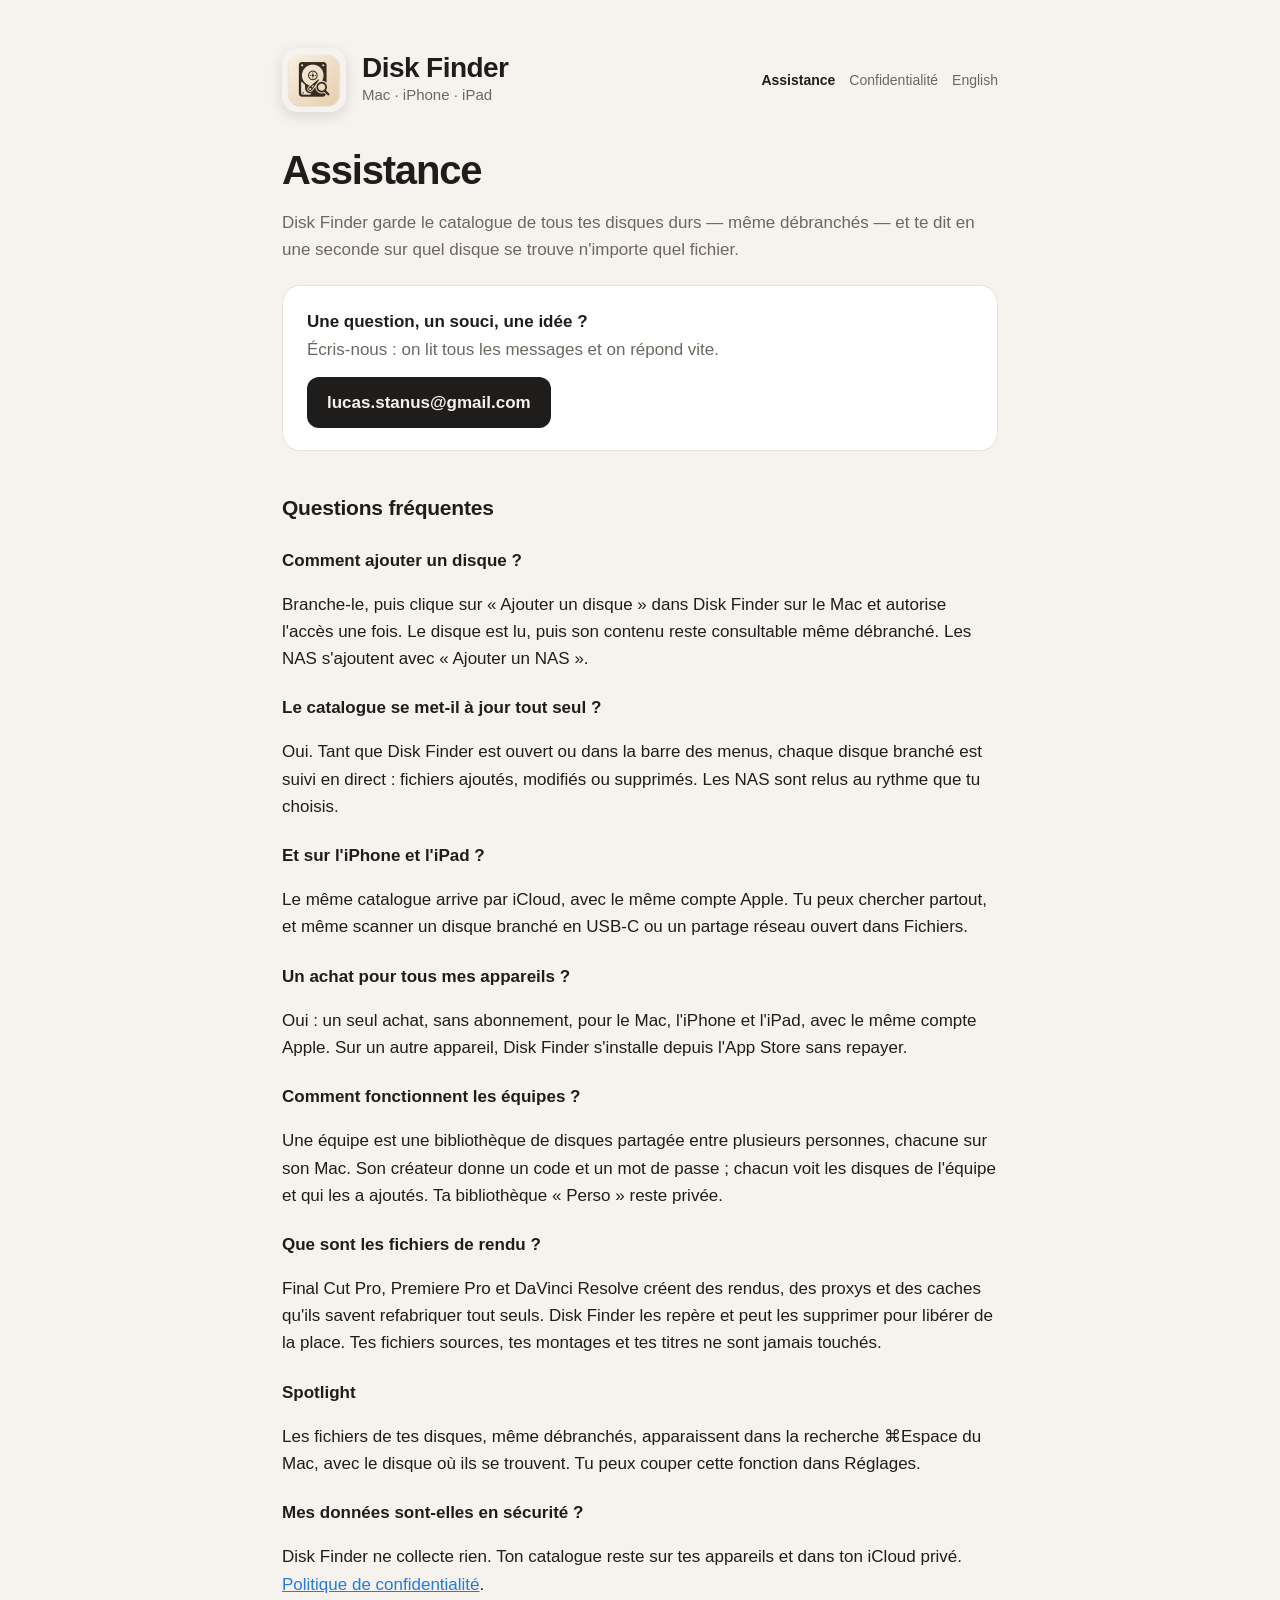
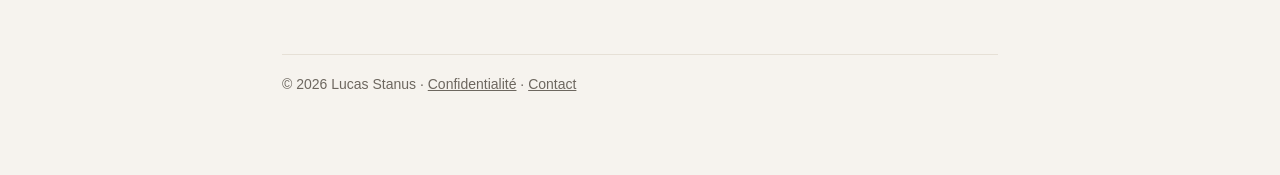
<file: index.html>
<!doctype html>
<html lang="fr">
<head>
<meta charset="utf-8"><meta name="viewport" content="width=device-width, initial-scale=1">
<title>Disk Finder — Assistance</title>
<meta name="description" content="Assistance de Disk Finder : le catalogue de tous tes disques durs, même débranchés, sur Mac, iPhone et iPad.">
<link rel="icon" href="assets/icone.png"><link rel="stylesheet" href="assets/style.css">
</head>
<body><div class="page">
<header>
  <img src="assets/icone.png" alt="Icône de Disk Finder">
  <div><div class="nom">Disk Finder</div><div class="soustitre">Mac · iPhone · iPad</div></div>
  <nav><a class="actif" href="./">Assistance</a><a href="confidentialite.html">Confidentialité</a><a href="en/">English</a></nav>
</header>

<h1>Assistance</h1>
<p class="doux">Disk Finder garde le catalogue de tous tes disques durs — même débranchés — et te dit en une seconde sur quel disque se trouve n'importe quel fichier.</p>

<div class="carte contact">
  <div><strong>Une question, un souci, une idée ?</strong><br><span class="doux">Écris-nous : on lit tous les messages et on répond vite.</span></div>
  <a class="bouton" href="mailto:lucas.stanus@gmail.com?subject=Disk%20Finder">lucas.stanus@gmail.com</a>
</div>

<h2>Questions fréquentes</h2>

<h3>Comment ajouter un disque ?</h3>
<p>Branche-le, puis clique sur « Ajouter un disque » dans Disk Finder sur le Mac et autorise l'accès une fois. Le disque est lu, puis son contenu reste consultable même débranché. Les NAS s'ajoutent avec « Ajouter un NAS ».</p>

<h3>Le catalogue se met-il à jour tout seul ?</h3>
<p>Oui. Tant que Disk Finder est ouvert ou dans la barre des menus, chaque disque branché est suivi en direct : fichiers ajoutés, modifiés ou supprimés. Les NAS sont relus au rythme que tu choisis.</p>

<h3>Et sur l'iPhone et l'iPad ?</h3>
<p>Le même catalogue arrive par iCloud, avec le même compte Apple. Tu peux chercher partout, et même scanner un disque branché en USB-C ou un partage réseau ouvert dans Fichiers.</p>

<h3>Un achat pour tous mes appareils ?</h3>
<p>Oui : un seul achat, sans abonnement, pour le Mac, l'iPhone et l'iPad, avec le même compte Apple. Sur un autre appareil, Disk Finder s'installe depuis l'App Store sans repayer.</p>

<h3>Comment fonctionnent les équipes ?</h3>
<p>Une équipe est une bibliothèque de disques partagée entre plusieurs personnes, chacune sur son Mac. Son créateur donne un code et un mot de passe ; chacun voit les disques de l'équipe et qui les a ajoutés. Ta bibliothèque « Perso » reste privée.</p>

<h3>Que sont les fichiers de rendu ?</h3>
<p>Final Cut Pro, Premiere Pro et DaVinci Resolve créent des rendus, des proxys et des caches qu'ils savent refabriquer tout seuls. Disk Finder les repère et peut les supprimer pour libérer de la place. Tes fichiers sources, tes montages et tes titres ne sont jamais touchés.</p>

<h3>Spotlight</h3>
<p>Les fichiers de tes disques, même débranchés, apparaissent dans la recherche ⌘Espace du Mac, avec le disque où ils se trouvent. Tu peux couper cette fonction dans Réglages.</p>

<h3>Mes données sont-elles en sécurité ?</h3>
<p>Disk Finder ne collecte rien. Ton catalogue reste sur tes appareils et dans ton iCloud privé. <a href="confidentialite.html">Politique de confidentialité</a>.</p>

<footer>© 2026 Lucas Stanus · <a href="confidentialite.html">Confidentialité</a> · <a href="mailto:lucas.stanus@gmail.com">Contact</a></footer>
</div></body></html>
</file>
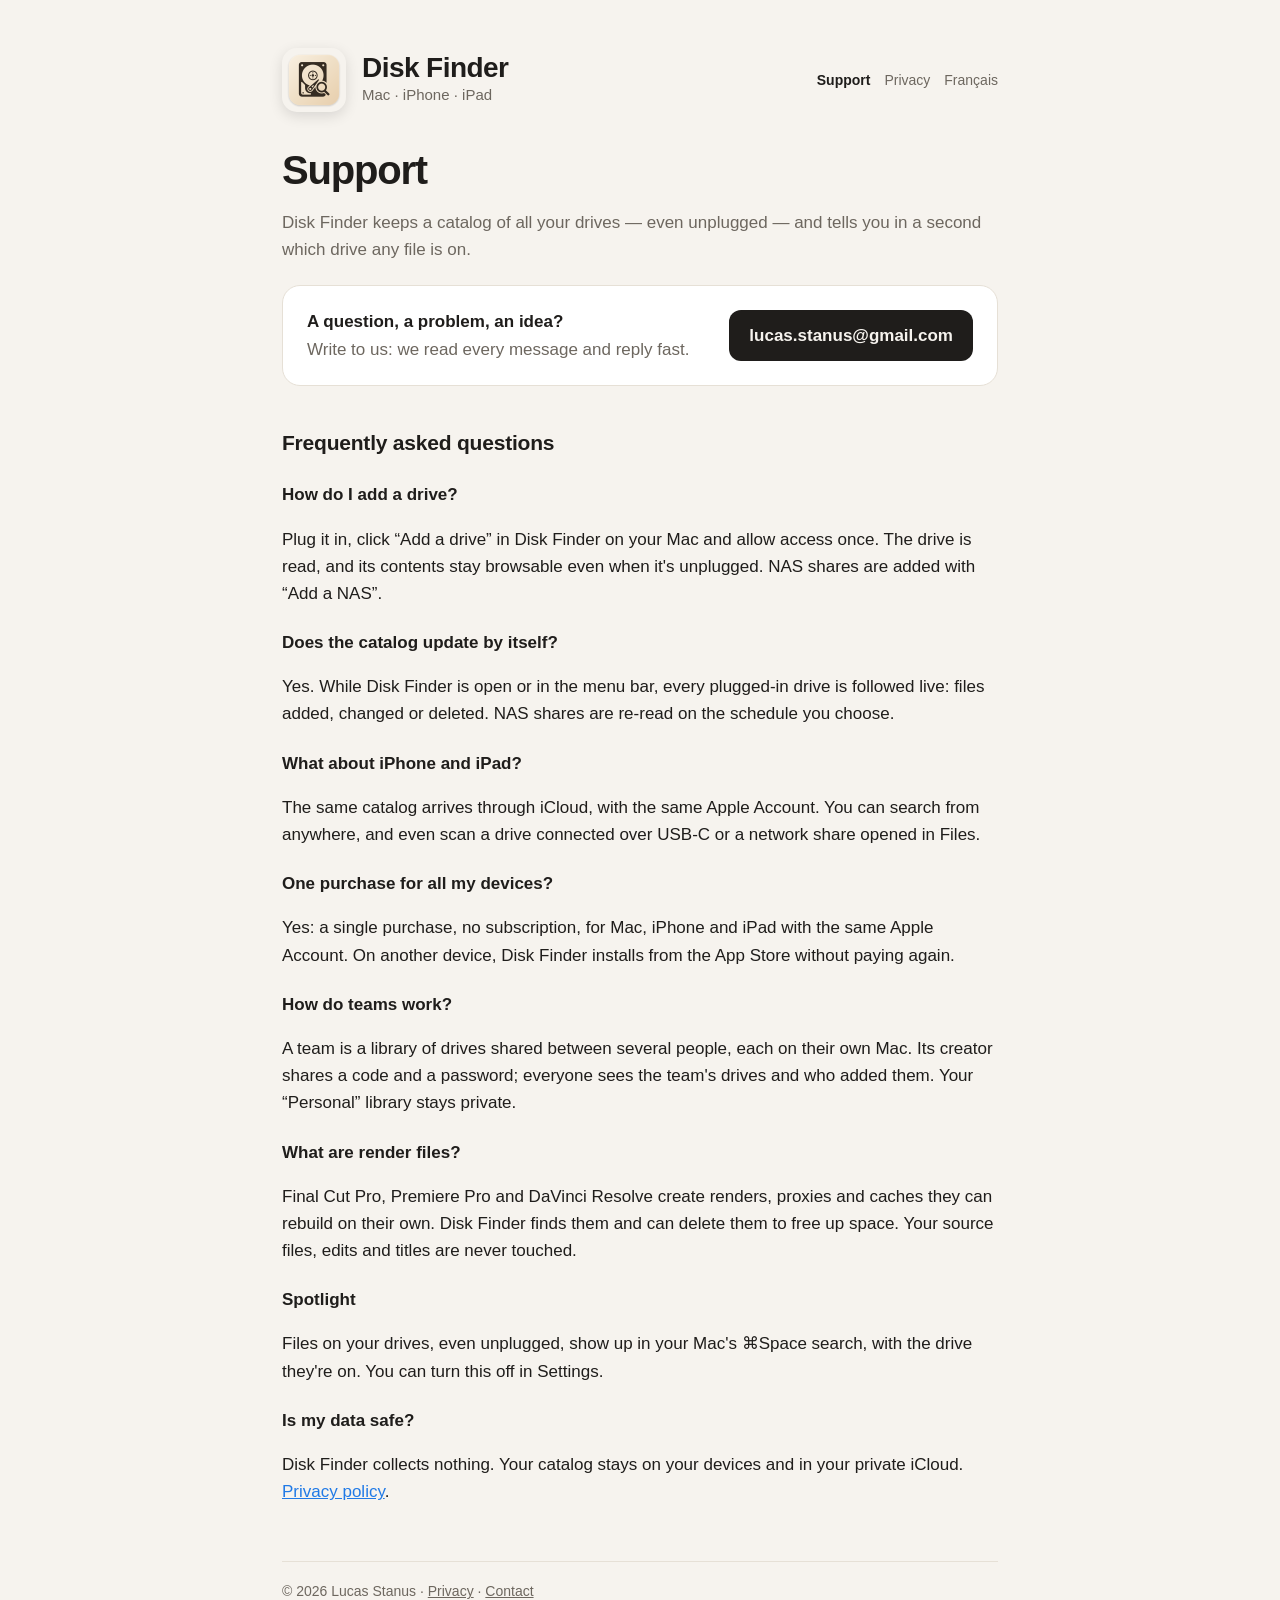
<file: en/index.html>
<!doctype html>
<html lang="en">
<head>
<meta charset="utf-8"><meta name="viewport" content="width=device-width, initial-scale=1">
<title>Disk Finder — Support</title>
<meta name="description" content="Disk Finder support: the catalog of all your drives, even unplugged, on Mac, iPhone and iPad.">
<link rel="icon" href="../assets/icone.png"><link rel="stylesheet" href="../assets/style.css">
</head>
<body><div class="page">
<header>
  <img src="../assets/icone.png" alt="Disk Finder icon">
  <div><div class="nom">Disk Finder</div><div class="soustitre">Mac · iPhone · iPad</div></div>
  <nav><a class="actif" href="./">Support</a><a href="privacy.html">Privacy</a><a href="../">Français</a></nav>
</header>

<h1>Support</h1>
<p class="doux">Disk Finder keeps a catalog of all your drives — even unplugged — and tells you in a second which drive any file is on.</p>

<div class="carte contact">
  <div><strong>A question, a problem, an idea?</strong><br><span class="doux">Write to us: we read every message and reply fast.</span></div>
  <a class="bouton" href="mailto:lucas.stanus@gmail.com?subject=Disk%20Finder">lucas.stanus@gmail.com</a>
</div>

<h2>Frequently asked questions</h2>

<h3>How do I add a drive?</h3>
<p>Plug it in, click “Add a drive” in Disk Finder on your Mac and allow access once. The drive is read, and its contents stay browsable even when it's unplugged. NAS shares are added with “Add a NAS”.</p>

<h3>Does the catalog update by itself?</h3>
<p>Yes. While Disk Finder is open or in the menu bar, every plugged-in drive is followed live: files added, changed or deleted. NAS shares are re-read on the schedule you choose.</p>

<h3>What about iPhone and iPad?</h3>
<p>The same catalog arrives through iCloud, with the same Apple Account. You can search from anywhere, and even scan a drive connected over USB-C or a network share opened in Files.</p>

<h3>One purchase for all my devices?</h3>
<p>Yes: a single purchase, no subscription, for Mac, iPhone and iPad with the same Apple Account. On another device, Disk Finder installs from the App Store without paying again.</p>

<h3>How do teams work?</h3>
<p>A team is a library of drives shared between several people, each on their own Mac. Its creator shares a code and a password; everyone sees the team's drives and who added them. Your “Personal” library stays private.</p>

<h3>What are render files?</h3>
<p>Final Cut Pro, Premiere Pro and DaVinci Resolve create renders, proxies and caches they can rebuild on their own. Disk Finder finds them and can delete them to free up space. Your source files, edits and titles are never touched.</p>

<h3>Spotlight</h3>
<p>Files on your drives, even unplugged, show up in your Mac's ⌘Space search, with the drive they're on. You can turn this off in Settings.</p>

<h3>Is my data safe?</h3>
<p>Disk Finder collects nothing. Your catalog stays on your devices and in your private iCloud. <a href="privacy.html">Privacy policy</a>.</p>

<footer>© 2026 Lucas Stanus · <a href="privacy.html">Privacy</a> · <a href="mailto:lucas.stanus@gmail.com">Contact</a></footer>
</div></body></html>
</file>
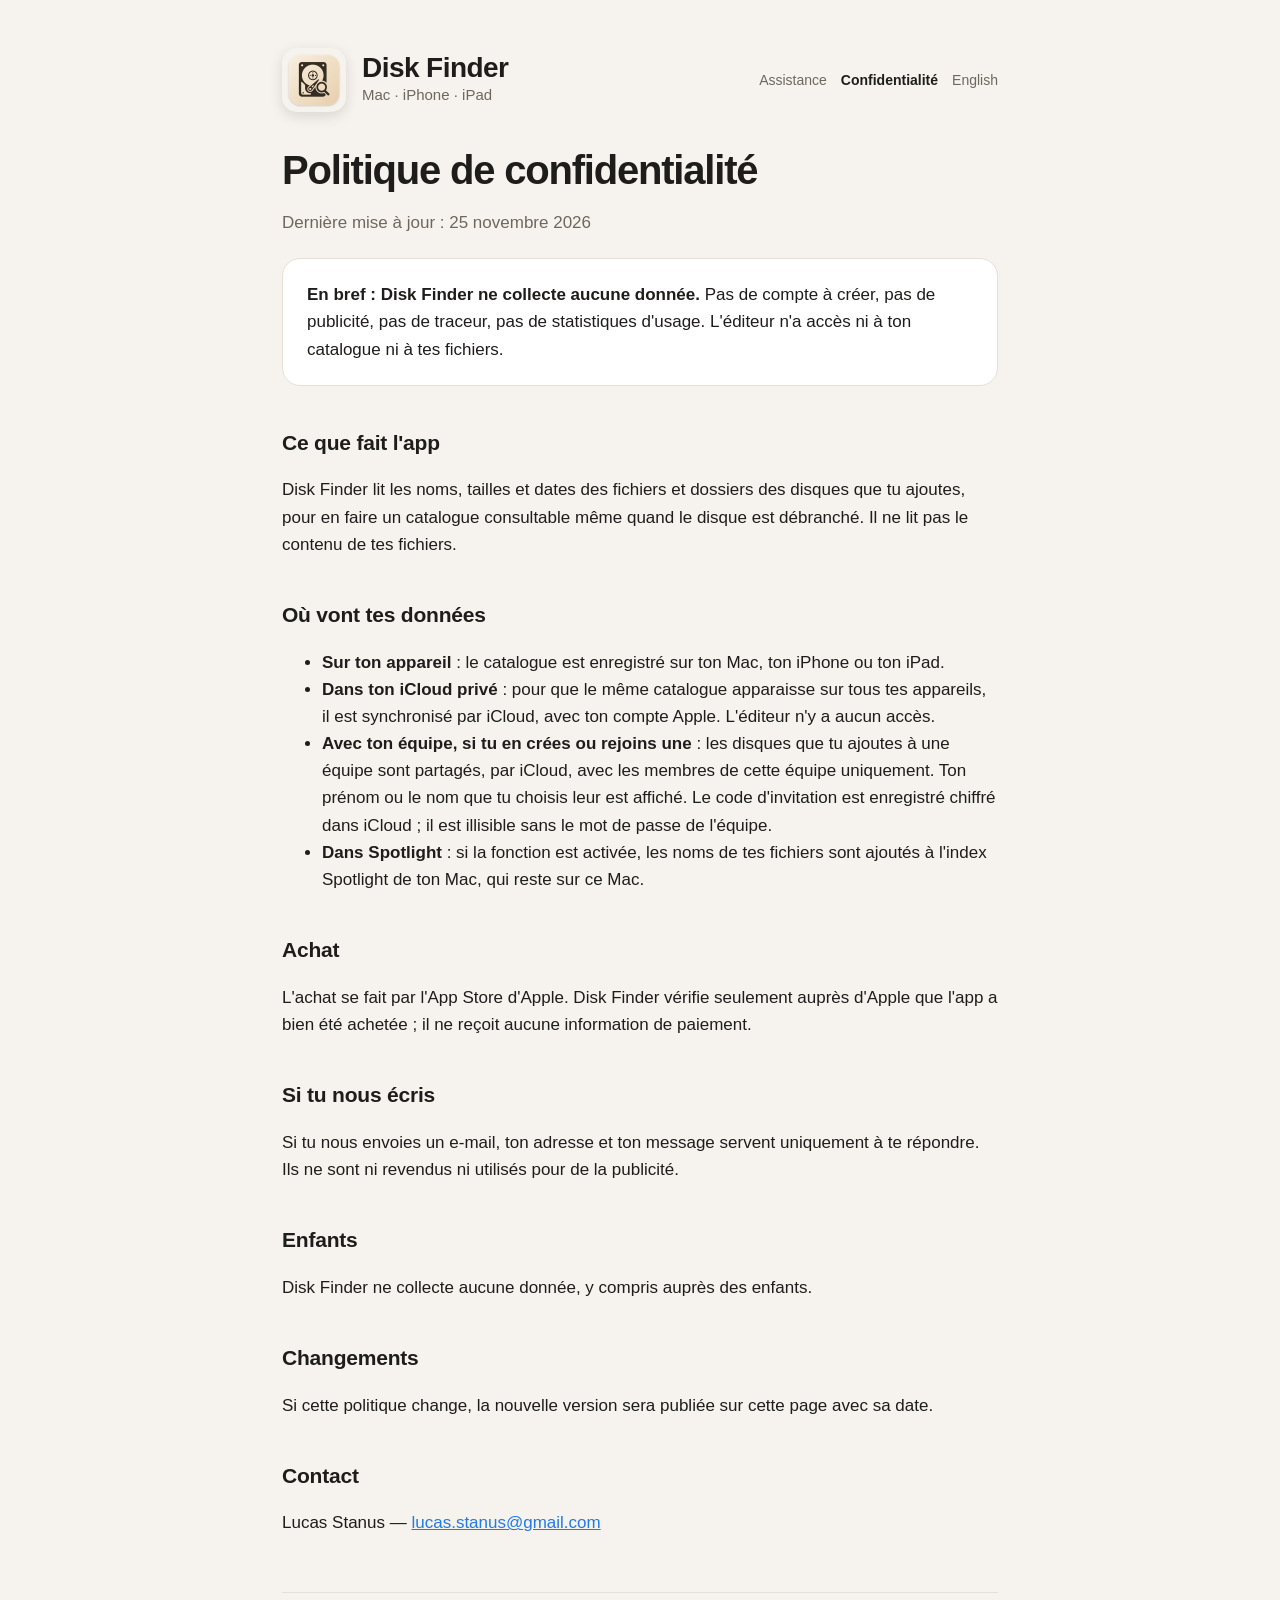
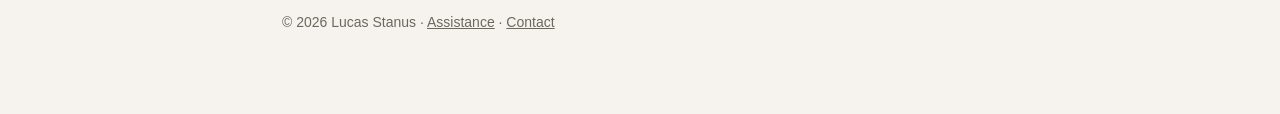
<file: confidentialite.html>
<!doctype html>
<html lang="fr">
<head>
<meta charset="utf-8"><meta name="viewport" content="width=device-width, initial-scale=1">
<title>Disk Finder — Confidentialité</title>
<meta name="description" content="Politique de confidentialité de Disk Finder : aucune donnée collectée.">
<link rel="icon" href="assets/icone.png"><link rel="stylesheet" href="assets/style.css">
</head>
<body><div class="page">
<header>
  <img src="assets/icone.png" alt="Icône de Disk Finder">
  <div><div class="nom">Disk Finder</div><div class="soustitre">Mac · iPhone · iPad</div></div>
  <nav><a href="./">Assistance</a><a class="actif" href="confidentialite.html">Confidentialité</a><a href="en/privacy.html">English</a></nav>
</header>

<h1>Politique de confidentialité</h1>
<p class="doux">Dernière mise à jour : 25 novembre 2026</p>

<div class="carte"><strong>En bref : Disk Finder ne collecte aucune donnée.</strong> Pas de compte à créer, pas de publicité, pas de traceur, pas de statistiques d'usage. L'éditeur n'a accès ni à ton catalogue ni à tes fichiers.</div>

<h2>Ce que fait l'app</h2>
<p>Disk Finder lit les noms, tailles et dates des fichiers et dossiers des disques que tu ajoutes, pour en faire un catalogue consultable même quand le disque est débranché. Il ne lit pas le contenu de tes fichiers.</p>

<h2>Où vont tes données</h2>
<ul>
  <li><strong>Sur ton appareil</strong> : le catalogue est enregistré sur ton Mac, ton iPhone ou ton iPad.</li>
  <li><strong>Dans ton iCloud privé</strong> : pour que le même catalogue apparaisse sur tous tes appareils, il est synchronisé par iCloud, avec ton compte Apple. L'éditeur n'y a aucun accès.</li>
  <li><strong>Avec ton équipe, si tu en crées ou rejoins une</strong> : les disques que tu ajoutes à une équipe sont partagés, par iCloud, avec les membres de cette équipe uniquement. Ton prénom ou le nom que tu choisis leur est affiché. Le code d'invitation est enregistré chiffré dans iCloud ; il est illisible sans le mot de passe de l'équipe.</li>
  <li><strong>Dans Spotlight</strong> : si la fonction est activée, les noms de tes fichiers sont ajoutés à l'index Spotlight de ton Mac, qui reste sur ce Mac.</li>
</ul>

<h2>Achat</h2>
<p>L'achat se fait par l'App Store d'Apple. Disk Finder vérifie seulement auprès d'Apple que l'app a bien été achetée ; il ne reçoit aucune information de paiement.</p>

<h2>Si tu nous écris</h2>
<p>Si tu nous envoies un e-mail, ton adresse et ton message servent uniquement à te répondre. Ils ne sont ni revendus ni utilisés pour de la publicité.</p>

<h2>Enfants</h2>
<p>Disk Finder ne collecte aucune donnée, y compris auprès des enfants.</p>

<h2>Changements</h2>
<p>Si cette politique change, la nouvelle version sera publiée sur cette page avec sa date.</p>

<h2>Contact</h2>
<p>Lucas Stanus — <a href="mailto:lucas.stanus@gmail.com">lucas.stanus@gmail.com</a></p>

<footer>© 2026 Lucas Stanus · <a href="./">Assistance</a> · <a href="mailto:lucas.stanus@gmail.com">Contact</a></footer>
</div></body></html>
</file>
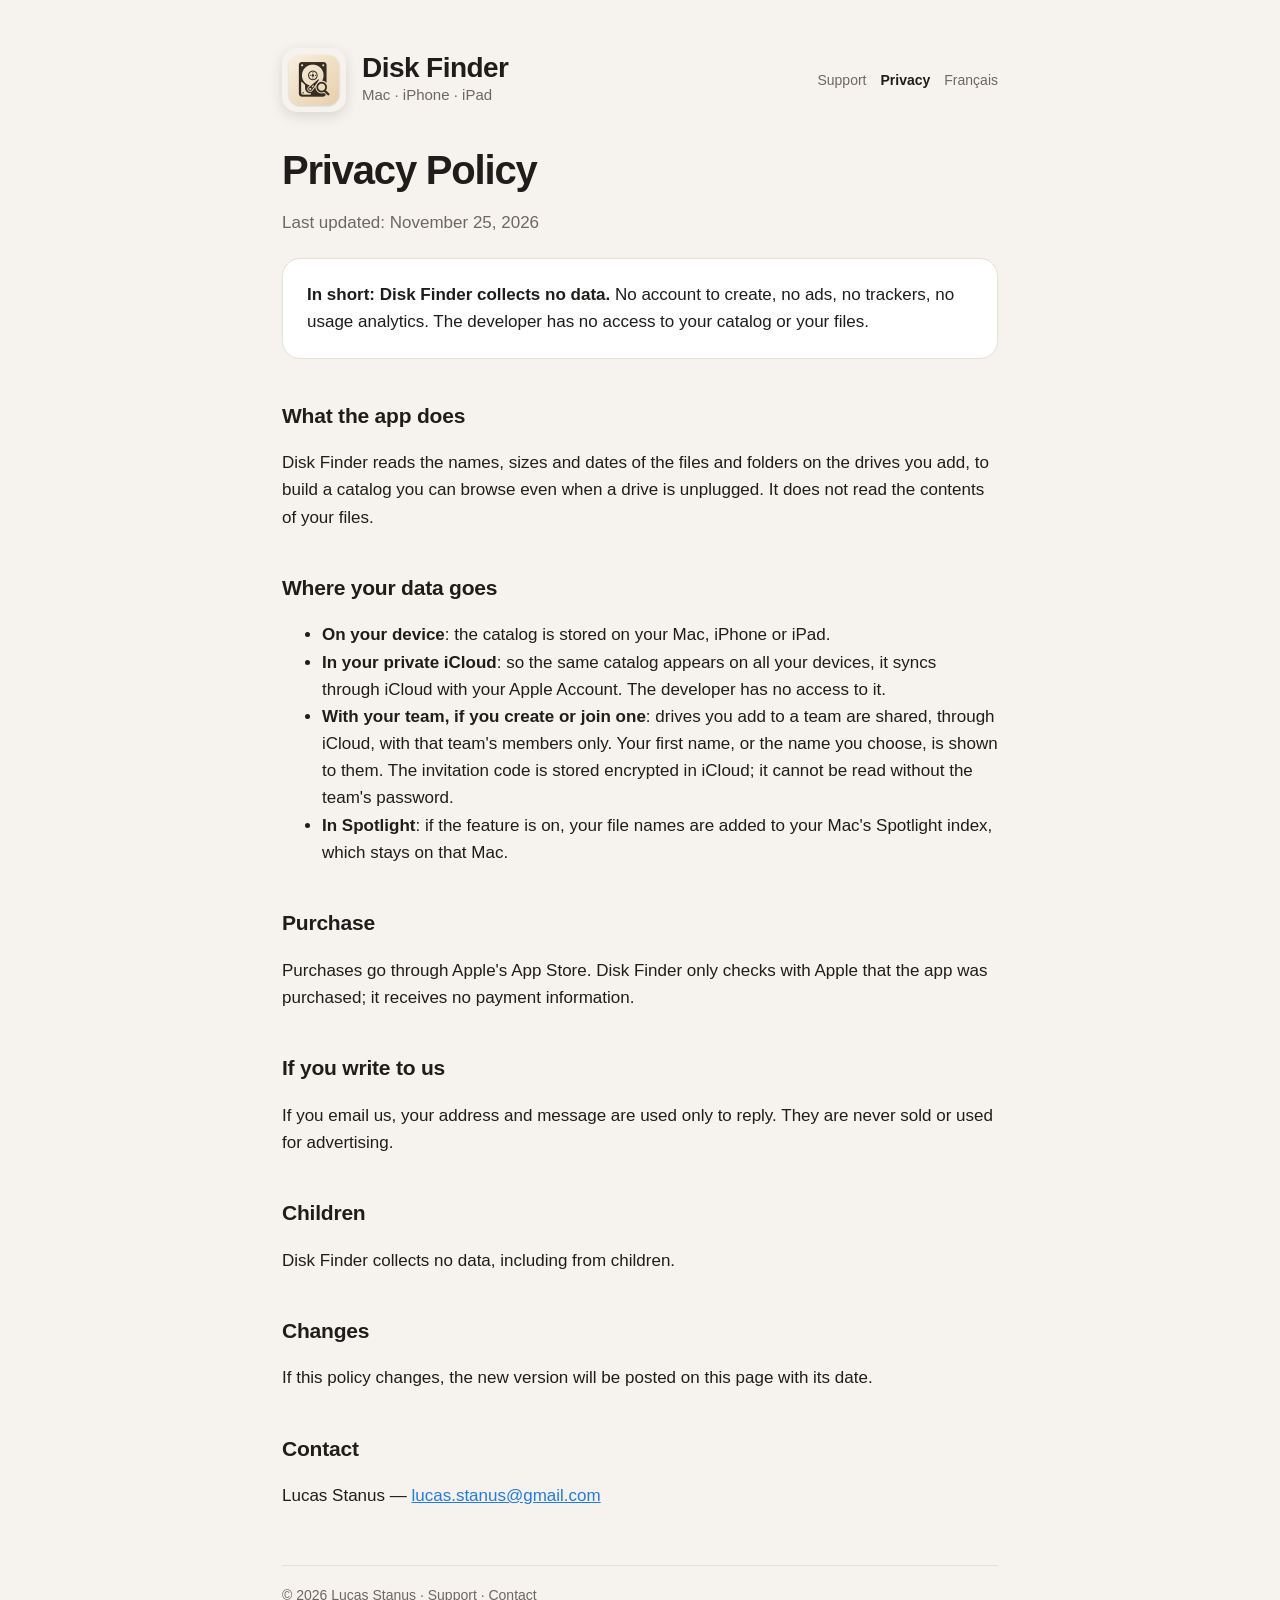
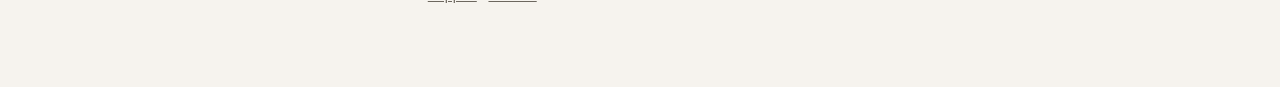
<file: en/privacy.html>
<!doctype html>
<html lang="en">
<head>
<meta charset="utf-8"><meta name="viewport" content="width=device-width, initial-scale=1">
<title>Disk Finder — Privacy</title>
<meta name="description" content="Disk Finder privacy policy: no data collected.">
<link rel="icon" href="../assets/icone.png"><link rel="stylesheet" href="../assets/style.css">
</head>
<body><div class="page">
<header>
  <img src="../assets/icone.png" alt="Disk Finder icon">
  <div><div class="nom">Disk Finder</div><div class="soustitre">Mac · iPhone · iPad</div></div>
  <nav><a href="./">Support</a><a class="actif" href="privacy.html">Privacy</a><a href="../confidentialite.html">Français</a></nav>
</header>

<h1>Privacy Policy</h1>
<p class="doux">Last updated: November 25, 2026</p>

<div class="carte"><strong>In short: Disk Finder collects no data.</strong> No account to create, no ads, no trackers, no usage analytics. The developer has no access to your catalog or your files.</div>

<h2>What the app does</h2>
<p>Disk Finder reads the names, sizes and dates of the files and folders on the drives you add, to build a catalog you can browse even when a drive is unplugged. It does not read the contents of your files.</p>

<h2>Where your data goes</h2>
<ul>
  <li><strong>On your device</strong>: the catalog is stored on your Mac, iPhone or iPad.</li>
  <li><strong>In your private iCloud</strong>: so the same catalog appears on all your devices, it syncs through iCloud with your Apple Account. The developer has no access to it.</li>
  <li><strong>With your team, if you create or join one</strong>: drives you add to a team are shared, through iCloud, with that team's members only. Your first name, or the name you choose, is shown to them. The invitation code is stored encrypted in iCloud; it cannot be read without the team's password.</li>
  <li><strong>In Spotlight</strong>: if the feature is on, your file names are added to your Mac's Spotlight index, which stays on that Mac.</li>
</ul>

<h2>Purchase</h2>
<p>Purchases go through Apple's App Store. Disk Finder only checks with Apple that the app was purchased; it receives no payment information.</p>

<h2>If you write to us</h2>
<p>If you email us, your address and message are used only to reply. They are never sold or used for advertising.</p>

<h2>Children</h2>
<p>Disk Finder collects no data, including from children.</p>

<h2>Changes</h2>
<p>If this policy changes, the new version will be posted on this page with its date.</p>

<h2>Contact</h2>
<p>Lucas Stanus — <a href="mailto:lucas.stanus@gmail.com">lucas.stanus@gmail.com</a></p>

<footer>© 2026 Lucas Stanus · <a href="./">Support</a> · <a href="mailto:lucas.stanus@gmail.com">Contact</a></footer>
</div></body></html>
</file>
<file: assets/style.css>
:root { --fond: #f6f3ee; --carte: #ffffff; --encre: #1f1d1b; --doux: #6d675f; --filet: #e6e0d6; --accent: #217ae6; --sable: #c9b48f; }
@media (prefers-color-scheme: dark) { :root { --fond: #1c1b1a; --carte: #262422; --encre: #f2efe9; --doux: #a8a197; --filet: #3a3733; --accent: #6aa8fa; } }
* { box-sizing: border-box; }
body { margin: 0; background: var(--fond); color: var(--encre); font: 17px/1.6 -apple-system, BlinkMacSystemFont, "Helvetica Neue", Arial, sans-serif; -webkit-font-smoothing: antialiased; }
.page { max-width: 760px; margin: 0 auto; padding: 48px 22px 80px; }
header { display: flex; align-items: center; gap: 16px; margin-bottom: 36px; }
header img { width: 64px; height: 64px; border-radius: 15px; box-shadow: 0 4px 14px rgba(0,0,0,.12); }
header .nom { font-size: 28px; font-weight: 800; letter-spacing: -.02em; line-height: 1.1; }
header .soustitre { color: var(--doux); font-size: 15px; }
nav { margin-left: auto; font-size: 14px; display: flex; gap: 14px; }
nav a { color: var(--doux); text-decoration: none; } nav a.actif, nav a:hover { color: var(--encre); font-weight: 600; }
h1 { font-size: 40px; line-height: 1.1; letter-spacing: -.03em; margin: 0 0 14px; }
h2 { font-size: 21px; margin: 40px 0 10px; letter-spacing: -.01em; }
h3 { font-size: 17px; margin: 22px 0 4px; }
p, li { color: var(--encre); } .doux { color: var(--doux); }
a { color: var(--accent); }
.carte { background: var(--carte); border: 1px solid var(--filet); border-radius: 18px; padding: 22px 24px; margin: 22px 0; }
.contact { display: flex; flex-wrap: wrap; align-items: center; gap: 14px; justify-content: space-between; }
.bouton { display: inline-block; background: var(--encre); color: var(--fond); padding: 12px 20px; border-radius: 12px; text-decoration: none; font-weight: 600; }
footer { margin-top: 56px; padding-top: 18px; border-top: 1px solid var(--filet); color: var(--doux); font-size: 14px; }
footer a { color: var(--doux); }
</file>
